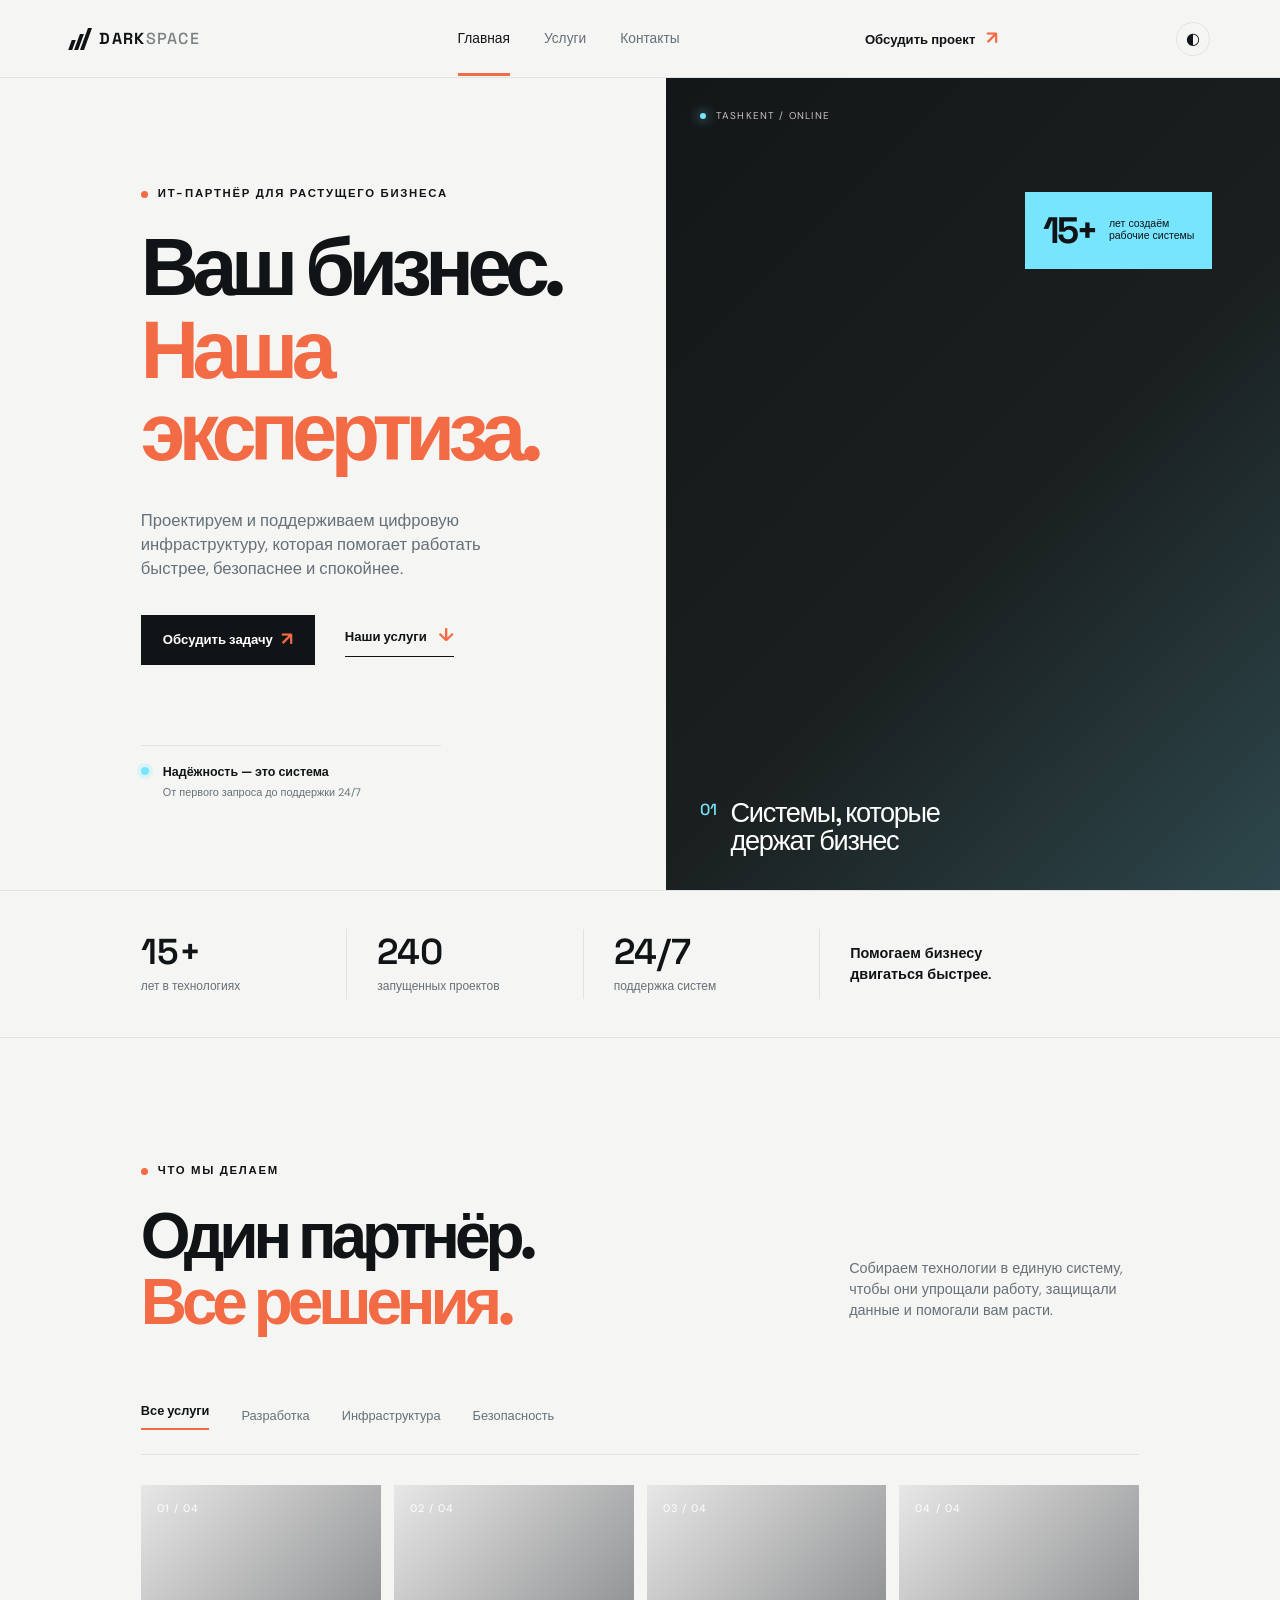
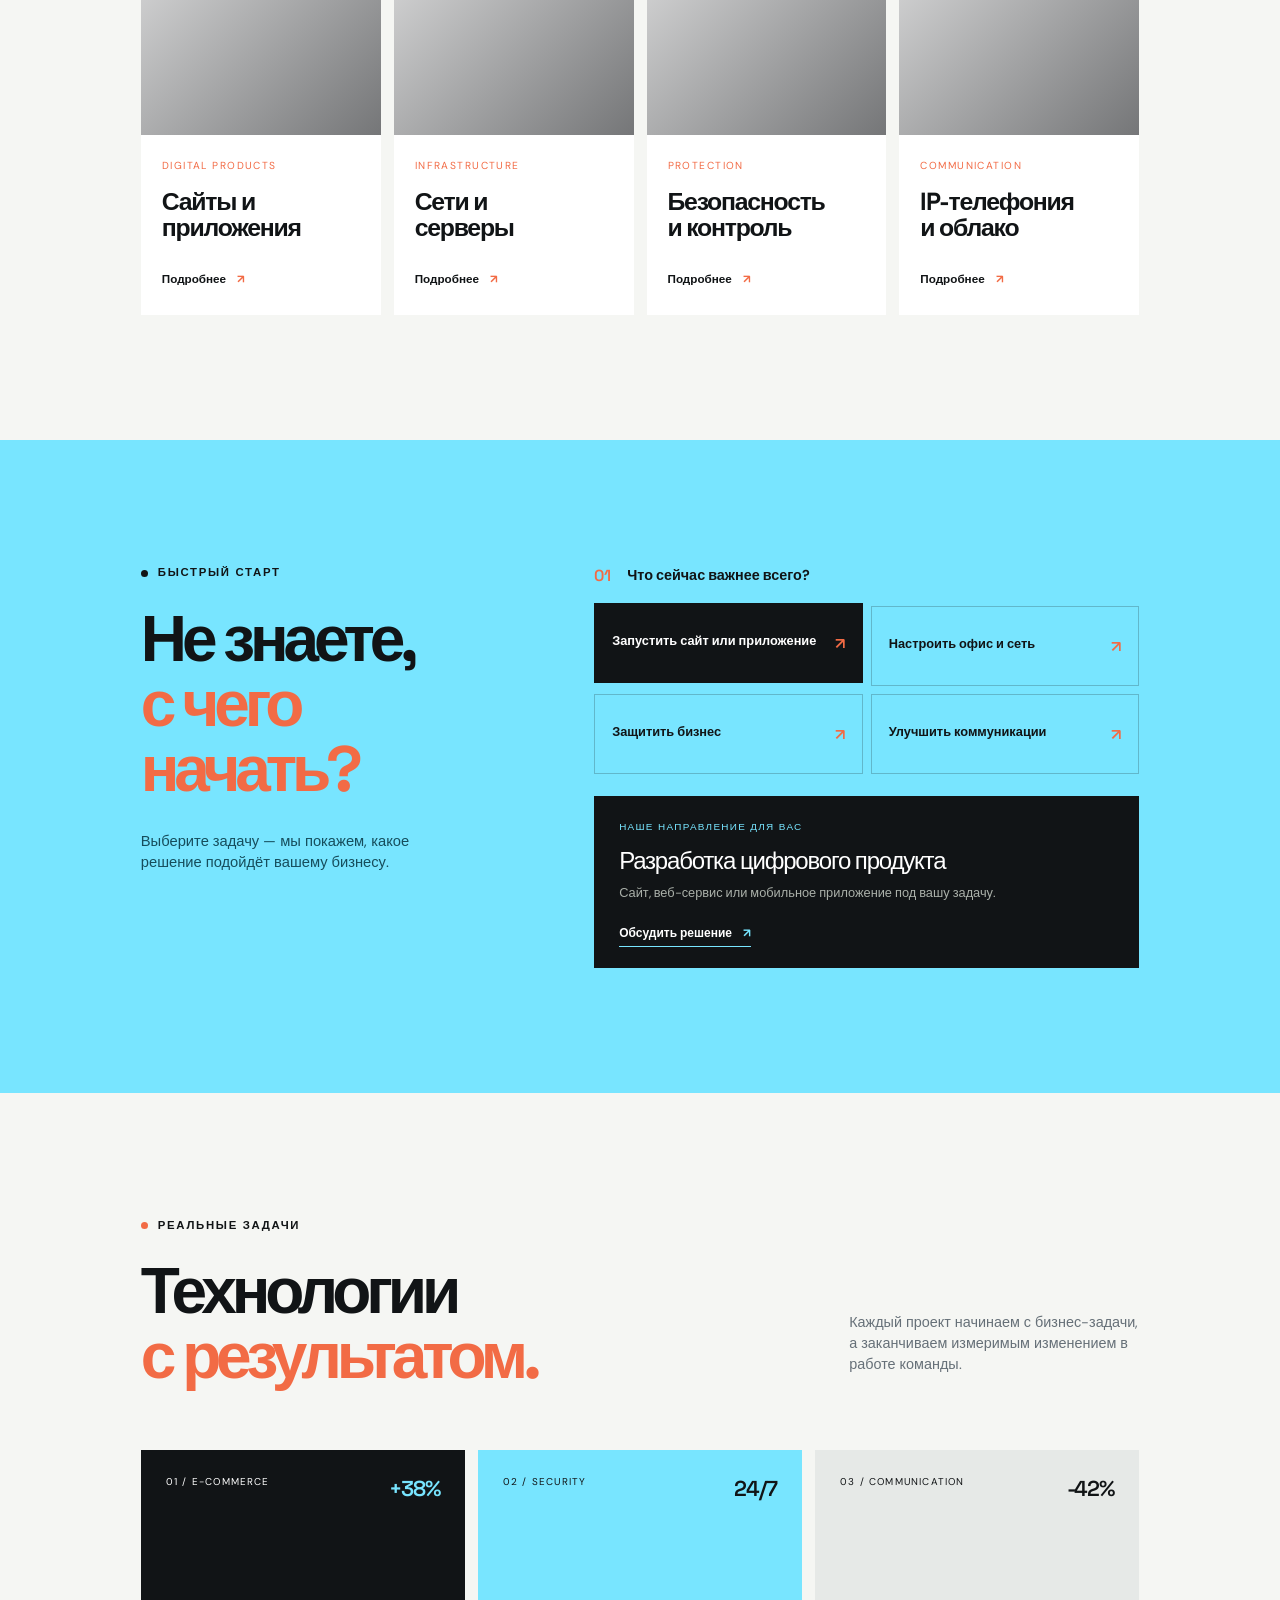
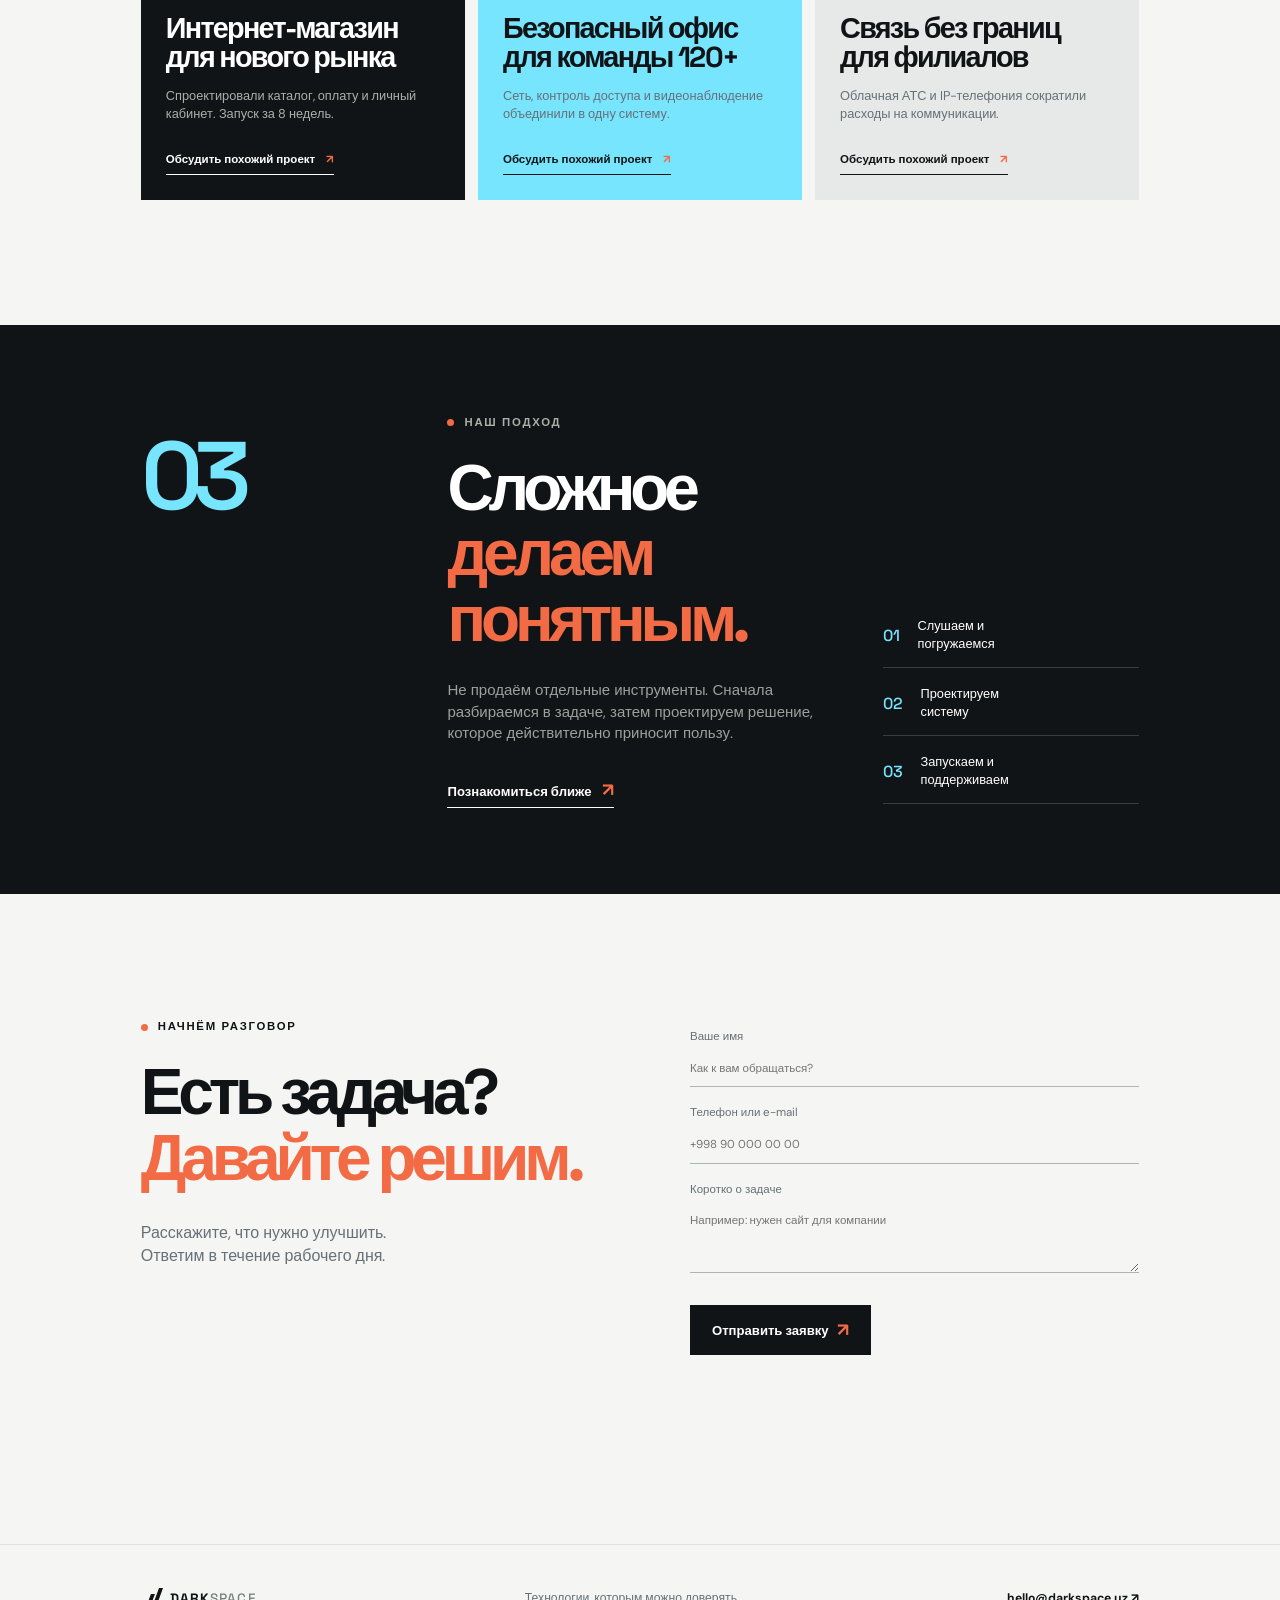
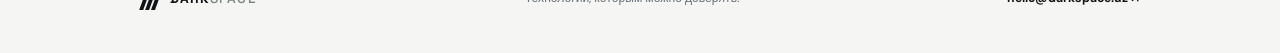
<file: index.html>
<!DOCTYPE html>
<html lang="ru">
  <head>
    <meta charset="UTF-8" />
    <meta name="viewport" content="width=device-width, initial-scale=1.0" />
    <meta name="description" content="Darkspace — цифровая инфраструктура, безопасность и разработка для бизнеса." />
    <title>Darkspace — технологии для бизнеса</title>
    <link rel="preconnect" href="https://fonts.googleapis.com" />
    <link rel="preconnect" href="https://fonts.gstatic.com" crossorigin />
    <link href="https://fonts.googleapis.com/css2?family=DM+Sans:wght@400;500;600;700&family=Space+Grotesk:wght@500;600;700&display=swap" rel="stylesheet" />
    <link rel="stylesheet" href="styles.css" />
    <style>
      @media (max-width: 650px) {
        .main-nav.open { display: flex; position: absolute; top: 66px; left: 0; right: 0; margin: 0; padding: 16px 24px; background: var(--paper); border-bottom: 1px solid var(--line); flex-direction: column; gap: 0; }
        .main-nav.open a { padding: 12px 0; }
        .main-nav.open a.active::after { display: none; }
      }
    </style>
  </head>
  <body>
    <header class="site-header">
      <a class="brand" href="#top" aria-label="Darkspace — на главную">
        <span class="brand-mark"><i></i><i></i><i></i></span>
        <span>DARK<span>SPACE</span></span>
      </a>
      <nav class="main-nav" aria-label="Основная навигация">
        <a class="active" href="index.html">Главная</a>
        <a href="services.html">Услуги</a>
        <a href="contacts.html">Контакты</a>
      </nav>
      <a class="header-link" href="contacts.html">Обсудить проект <span>↗</span></a>
      <button class="theme-toggle" type="button" aria-label="Включить чёрную тему" aria-pressed="false">◐</button>
      <button class="menu-toggle" aria-label="Открыть меню" aria-expanded="false"><span></span><span></span></button>
    </header>

    <main id="top">
      <section class="hero">
        <div class="hero-copy">
          <p class="kicker"><span></span> ИТ-партнёр для растущего бизнеса</p>
          <h1>Ваш бизнес.<br /><em>Наша экспертиза.</em></h1>
          <p class="hero-text">Проектируем и поддерживаем цифровую инфраструктуру, которая помогает работать быстрее, безопаснее и спокойнее.</p>
          <div class="hero-actions">
            <a class="button button-primary" href="#contacts">Обсудить задачу <span>↗</span></a>
            <a class="text-link" href="#services">Наши услуги <span>↓</span></a>
          </div>
          <div class="hero-proof"><span class="proof-dot"></span><strong>Надёжность — это система</strong><small>От первого запроса до поддержки 24/7</small></div>
        </div>
        <div class="hero-visual" aria-label="Инженер работает с цифровой инфраструктурой">
          <div class="hero-photo"></div>
          <div class="hero-photo-overlay"></div>
          <div class="hero-badge"><strong>15+</strong><span>лет создаём<br />рабочие системы</span></div>
          <div class="hero-location"><span class="status-dot"></span> TASHKENT / ONLINE</div>
          <div class="hero-caption"><span>01</span><b>Системы, которые<br />держат бизнес</b></div>
        </div>
      </section>

      <section class="trust-row" aria-label="Преимущества">
        <div><strong>15+</strong><span>лет в технологиях</span></div>
        <div><strong>240</strong><span>запущенных проектов</span></div>
        <div><strong>24/7</strong><span>поддержка систем</span></div>
        <p>Помогаем бизнесу<br />двигаться быстрее.</p>
      </section>

      <section class="services section" id="services">
        <div class="section-heading">
          <div><p class="kicker"><span></span> Что мы делаем</p><h2>Один партнёр.<br /><em>Все решения.</em></h2></div>
          <p>Собираем технологии в единую систему, чтобы они упрощали работу, защищали данные и помогали вам расти.</p>
        </div>
        <div class="filter-bar" role="tablist" aria-label="Фильтр услуг">
          <button class="filter active" data-filter="all" role="tab">Все услуги</button>
          <button class="filter" data-filter="software" role="tab">Разработка</button>
          <button class="filter" data-filter="infrastructure" role="tab">Инфраструктура</button>
          <button class="filter" data-filter="security" role="tab">Безопасность</button>
        </div>
        <div class="service-grid">
          <article class="service-card featured" data-category="software">
            <div class="card-image image-web"><span>01 / 04</span></div>
            <div class="card-content"><p class="card-label">Digital products</p><h3>Сайты и<br />приложения</h3><a href="#contacts" aria-label="Подробнее о разработке сайтов и приложений">Подробнее <span>↗</span></a></div>
          </article>
          <article class="service-card" data-category="infrastructure">
            <div class="card-image image-network"><span>02 / 04</span></div>
            <div class="card-content"><p class="card-label">Infrastructure</p><h3>Сети и<br />серверы</h3><a href="#contacts" aria-label="Подробнее о сетях и серверах">Подробнее <span>↗</span></a></div>
          </article>
          <article class="service-card" data-category="security">
            <div class="card-image image-security"><span>03 / 04</span></div>
            <div class="card-content"><p class="card-label">Protection</p><h3>Безопасность<br />и контроль</h3><a href="#contacts" aria-label="Подробнее о безопасности и контроле">Подробнее <span>↗</span></a></div>
          </article>
          <article class="service-card" data-category="infrastructure">
            <div class="card-image image-telephony"><span>04 / 04</span></div>
            <div class="card-content"><p class="card-label">Communication</p><h3>IP-телефония<br />и облако</h3><a href="#contacts" aria-label="Подробнее о телефонии и облаке">Подробнее <span>↗</span></a></div>
          </article>
        </div>
      </section>

      <section class="navigator section" id="navigator">
        <div class="navigator-intro">
          <p class="kicker"><span></span> Быстрый старт</p>
          <h2>Не знаете,<br /><em>с чего начать?</em></h2>
          <p>Выберите задачу — мы покажем, какое решение подойдёт вашему бизнесу.</p>
        </div>
        <div class="navigator-tool">
          <div class="navigator-step"><span>01</span><b>Что сейчас важнее всего?</b></div>
          <div class="choice-grid" role="group" aria-label="Выберите задачу">
            <button class="choice active" data-result="Разработка цифрового продукта" data-copy="Сайт, веб-сервис или мобильное приложение под вашу задачу.">Запустить сайт или приложение <span>↗</span></button>
            <button class="choice" data-result="ИТ-инфраструктура" data-copy="Сеть, серверы и рабочие места, которые не тормозят рост команды.">Настроить офис и сеть <span>↗</span></button>
            <button class="choice" data-result="Комплексная безопасность" data-copy="Видеонаблюдение, контроль доступа и защита данных в одной системе.">Защитить бизнес <span>↗</span></button>
            <button class="choice" data-result="Связь и автоматизация" data-copy="IP-телефония, облачные АТС и инструменты для команды.">Улучшить коммуникации <span>↗</span></button>
          </div>
          <div class="navigator-result"><span class="result-label">Наше направление для вас</span><strong id="resultTitle">Разработка цифрового продукта</strong><p id="resultCopy">Сайт, веб-сервис или мобильное приложение под вашу задачу.</p><a href="#contacts">Обсудить решение <span>↗</span></a></div>
        </div>
      </section>

      <section class="cases section" id="cases">
        <div class="section-heading"><div><p class="kicker"><span></span> Реальные задачи</p><h2>Технологии<br /><em>с результатом.</em></h2></div><p>Каждый проект начинаем с бизнес-задачи, а заканчиваем измеримым изменением в работе команды.</p></div>
        <div class="case-grid">
          <article class="case-card case-dark"><div class="case-top"><span>01 / E-COMMERCE</span><b>+38%</b></div><h3>Интернет-магазин<br />для нового рынка</h3><p>Спроектировали каталог, оплату и личный кабинет. Запуск за 8 недель.</p><a href="contacts.html">Обсудить похожий проект <span>↗</span></a></article>
          <article class="case-card case-blue"><div class="case-top"><span>02 / SECURITY</span><b>24/7</b></div><h3>Безопасный офис<br />для команды 120+</h3><p>Сеть, контроль доступа и видеонаблюдение объединили в одну систему.</p><a href="contacts.html">Обсудить похожий проект <span>↗</span></a></article>
          <article class="case-card case-light"><div class="case-top"><span>03 / COMMUNICATION</span><b>-42%</b></div><h3>Связь без границ<br />для филиалов</h3><p>Облачная АТС и IP-телефония сократили расходы на коммуникации.</p><a href="contacts.html">Обсудить похожий проект <span>↗</span></a></article>
        </div>
      </section>

      <section class="approach section" id="approach">
        <div class="approach-number">03</div>
        <div class="approach-copy"><p class="kicker"><span></span> Наш подход</p><h2>Сложное<br /><em>делаем понятным.</em></h2><p>Не продаём отдельные инструменты. Сначала разбираемся в задаче, затем проектируем решение, которое действительно приносит пользу.</p><a class="text-link" href="#contacts">Познакомиться ближе <span>↗</span></a></div>
        <div class="approach-points"><div><b>01</b><span>Слушаем и<br />погружаемся</span></div><div><b>02</b><span>Проектируем<br />систему</span></div><div><b>03</b><span>Запускаем и<br />поддерживаем</span></div></div>
      </section>

      <section class="contact-section section" id="contacts">
        <div><p class="kicker"><span></span> Начнём разговор</p><h2>Есть задача?<br /><em>Давайте решим.</em></h2><p class="contact-text">Расскажите, что нужно улучшить. Ответим в течение рабочего дня.</p></div>
        <form class="contact-form" id="contactForm"><label>Ваше имя<input type="text" name="name" placeholder="Как к вам обращаться?" required /></label><label>Телефон или e-mail<input type="text" name="contact" placeholder="+998 90 000 00 00" required /></label><label>Коротко о задаче<textarea name="message" rows="3" placeholder="Например: нужен сайт для компании"></textarea></label><button class="button button-primary" type="submit">Отправить заявку <span>↗</span></button><p class="form-status" id="formStatus" role="status"></p></form>
      </section>
    </main>

    <footer class="site-footer"><a class="brand" href="#top"><span class="brand-mark"><i></i><i></i><i></i></span><span>DARK<span>SPACE</span></span></a><p>Технологии, которым можно доверять.</p><a href="mailto:hello@darkspace.uz">hello@darkspace.uz ↗</a></footer>
    <script src="script.js"></script>
  </body>
</html>
</file>
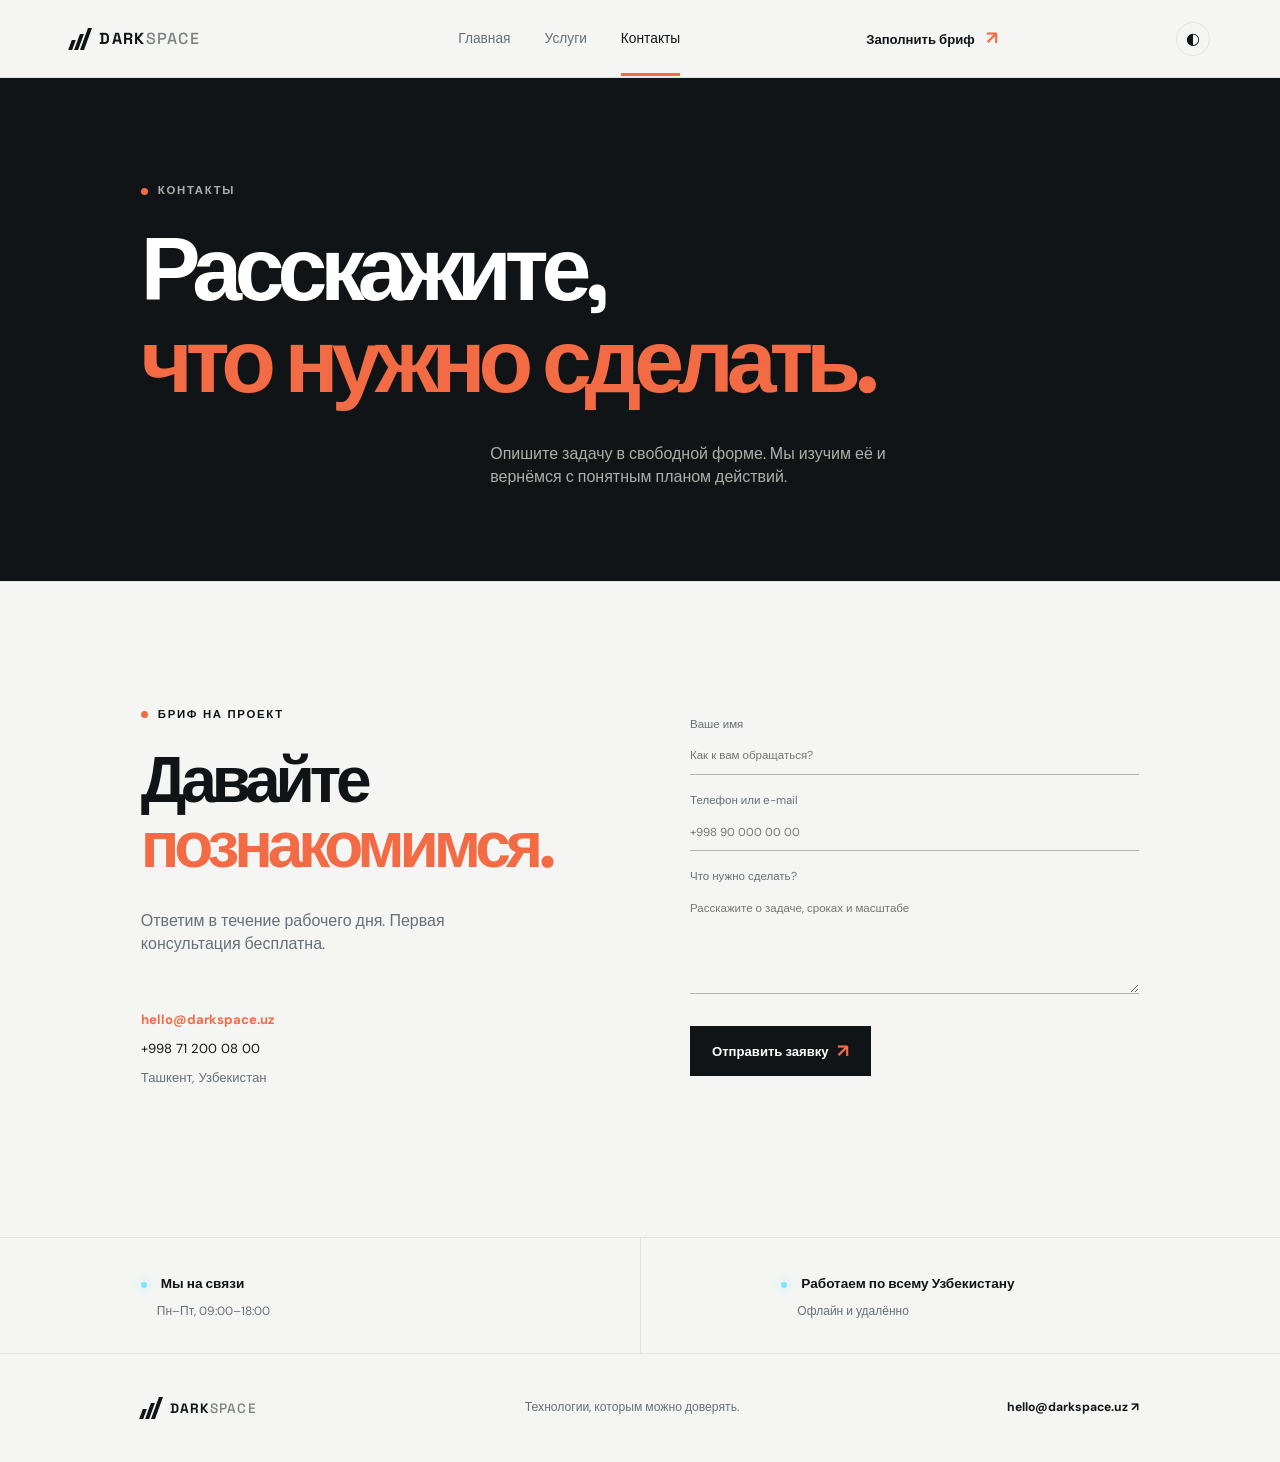
<file: contacts.html>
<!DOCTYPE html>
<html lang="ru">
  <head>
    <meta charset="UTF-8" />
    <meta name="viewport" content="width=device-width, initial-scale=1.0" />
    <meta name="description" content="Свяжитесь с Darkspace и обсудите задачу для вашего бизнеса." />
    <title>Контакты — Darkspace</title>
    <link rel="preconnect" href="https://fonts.googleapis.com" />
    <link rel="preconnect" href="https://fonts.gstatic.com" crossorigin />
    <link href="https://fonts.googleapis.com/css2?family=DM+Sans:wght@400;500;600;700&family=Space+Grotesk:wght@500;600;700&display=swap" rel="stylesheet" />
    <link rel="stylesheet" href="styles.css" />
  </head>
  <body>
    <header class="site-header">
      <a class="brand" href="index.html" aria-label="Darkspace — на главную"><span class="brand-mark"><i></i><i></i><i></i></span><span>DARK<span>SPACE</span></span></a>
      <nav class="main-nav" aria-label="Основная навигация"><a href="index.html">Главная</a><a href="services.html">Услуги</a><a class="active" href="contacts.html">Контакты</a></nav>
      <a class="header-link" href="#brief">Заполнить бриф <span>↗</span></a>
      <button class="theme-toggle" type="button" aria-label="Включить чёрную тему" aria-pressed="false">◐</button>
      <button class="menu-toggle" aria-label="Открыть меню" aria-expanded="false"><span></span><span></span></button>
    </header>
    <main>
      <section class="page-hero contact-hero"><p class="kicker"><span></span> Контакты</p><h1>Расскажите,<br /><em>что нужно сделать.</em></h1><p>Опишите задачу в свободной форме. Мы изучим её и вернёмся с понятным планом действий.</p></section>
      <section class="contact-section section" id="brief">
        <div><p class="kicker"><span></span> Бриф на проект</p><h2>Давайте<br /><em>познакомимся.</em></h2><p class="contact-text">Ответим в течение рабочего дня. Первая консультация бесплатна.</p><div class="contact-details"><a href="mailto:hello@darkspace.uz">hello@darkspace.uz</a><a href="tel:+998712000800">+998 71 200 08 00</a><span>Ташкент, Узбекистан</span></div></div>
        <form class="contact-form" id="contactForm"><label>Ваше имя<input type="text" name="name" placeholder="Как к вам обращаться?" required /></label><label>Телефон или e-mail<input type="text" name="contact" placeholder="+998 90 000 00 00" required /></label><label>Что нужно сделать?<textarea name="message" rows="5" placeholder="Расскажите о задаче, сроках и масштабе"></textarea></label><button class="button button-primary" type="submit">Отправить заявку <span>↗</span></button><p class="form-status" id="formStatus" role="status"></p></form>
      </section>
      <section class="contact-band"><div><span class="status-dot"></span><strong>Мы на связи</strong><p>Пн–Пт, 09:00–18:00</p></div><div><span class="status-dot"></span><strong>Работаем по всему Узбекистану</strong><p>Офлайн и удалённо</p></div></section>
    </main>
    <footer class="site-footer"><a class="brand" href="index.html"><span class="brand-mark"><i></i><i></i><i></i></span><span>DARK<span>SPACE</span></span></a><p>Технологии, которым можно доверять.</p><a href="mailto:hello@darkspace.uz">hello@darkspace.uz ↗</a></footer>
    <script src="script.js"></script>
  </body>
</html>
</file>
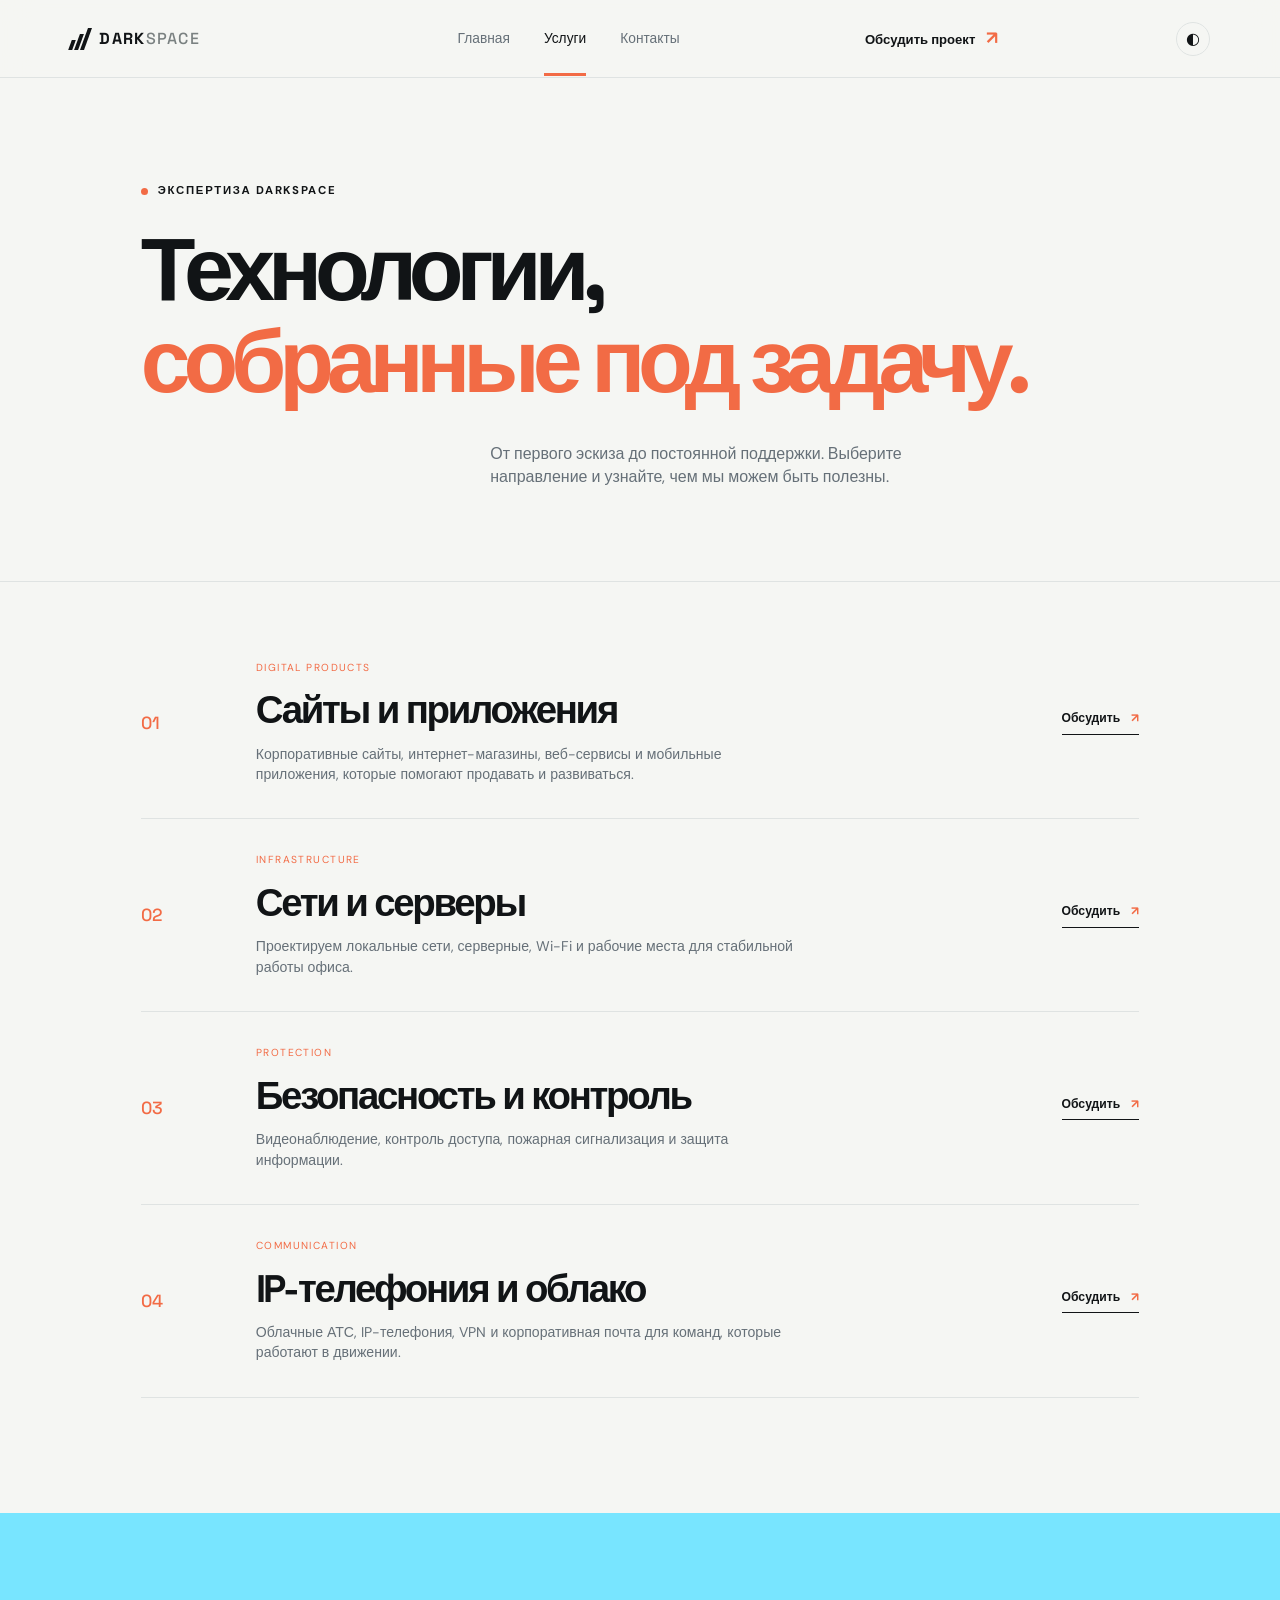
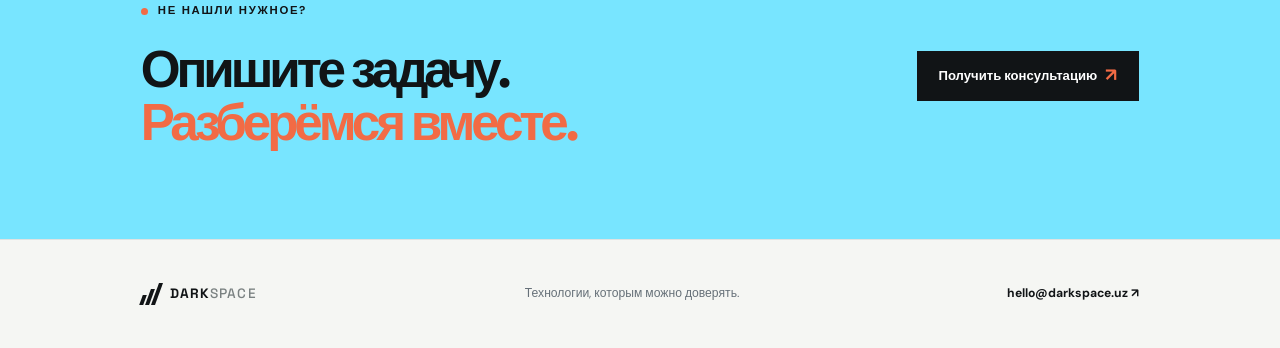
<file: services.html>
<!DOCTYPE html>
<html lang="ru">
  <head>
    <meta charset="UTF-8" />
    <meta name="viewport" content="width=device-width, initial-scale=1.0" />
    <meta name="description" content="Услуги Darkspace: разработка, инфраструктура, безопасность и коммуникации." />
    <title>Услуги — Darkspace</title>
    <link rel="preconnect" href="https://fonts.googleapis.com" />
    <link rel="preconnect" href="https://fonts.gstatic.com" crossorigin />
    <link href="https://fonts.googleapis.com/css2?family=DM+Sans:wght@400;500;600;700&family=Space+Grotesk:wght@500;600;700&display=swap" rel="stylesheet" />
    <link rel="stylesheet" href="styles.css" />
  </head>
  <body>
    <header class="site-header">
      <a class="brand" href="index.html" aria-label="Darkspace — на главную"><span class="brand-mark"><i></i><i></i><i></i></span><span>DARK<span>SPACE</span></span></a>
      <nav class="main-nav" aria-label="Основная навигация"><a href="index.html">Главная</a><a class="active" href="services.html">Услуги</a><a href="contacts.html">Контакты</a></nav>
      <a class="header-link" href="contacts.html">Обсудить проект <span>↗</span></a>
      <button class="theme-toggle" type="button" aria-label="Включить чёрную тему" aria-pressed="false">◐</button>
      <button class="menu-toggle" aria-label="Открыть меню" aria-expanded="false"><span></span><span></span></button>
    </header>
    <main>
      <section class="page-hero"><p class="kicker"><span></span> Экспертиза Darkspace</p><h1>Технологии,<br /><em>собранные под задачу.</em></h1><p>От первого эскиза до постоянной поддержки. Выберите направление и узнайте, чем мы можем быть полезны.</p></section>
      <section class="service-list section">
        <article class="service-row"><span class="service-index">01</span><div><p class="card-label">Digital products</p><h2>Сайты и приложения</h2><p>Корпоративные сайты, интернет-магазины, веб-сервисы и мобильные приложения, которые помогают продавать и развиваться.</p></div><a href="contacts.html">Обсудить <span>↗</span></a></article>
        <article class="service-row"><span class="service-index">02</span><div><p class="card-label">Infrastructure</p><h2>Сети и серверы</h2><p>Проектируем локальные сети, серверные, Wi-Fi и рабочие места для стабильной работы офиса.</p></div><a href="contacts.html">Обсудить <span>↗</span></a></article>
        <article class="service-row"><span class="service-index">03</span><div><p class="card-label">Protection</p><h2>Безопасность и контроль</h2><p>Видеонаблюдение, контроль доступа, пожарная сигнализация и защита информации.</p></div><a href="contacts.html">Обсудить <span>↗</span></a></article>
        <article class="service-row"><span class="service-index">04</span><div><p class="card-label">Communication</p><h2>IP-телефония и облако</h2><p>Облачные АТС, IP-телефония, VPN и корпоративная почта для команд, которые работают в движении.</p></div><a href="contacts.html">Обсудить <span>↗</span></a></article>
      </section>
      <section class="service-cta"><div><p class="kicker"><span></span> Не нашли нужное?</p><h2>Опишите задачу.<br /><em>Разберёмся вместе.</em></h2></div><a class="button button-primary" href="contacts.html">Получить консультацию <span>↗</span></a></section>
    </main>
    <footer class="site-footer"><a class="brand" href="index.html"><span class="brand-mark"><i></i><i></i><i></i></span><span>DARK<span>SPACE</span></span></a><p>Технологии, которым можно доверять.</p><a href="mailto:hello@darkspace.uz">hello@darkspace.uz ↗</a></footer>
    <script src="script.js"></script>
  </body>
</html>
</file>
<file: styles.css>
:root {
  --ink: #111416;
  --muted: #667078;
  --line: #dfe3e2;
  --paper: #f5f6f3;
  --cyan: #78e5ff;
  --orange: #f26b45;
  --white: #fff;
  --sans: 'DM Sans', sans-serif;
  --display: 'Space Grotesk', sans-serif;
}

* { box-sizing: border-box; }
html { scroll-behavior: smooth; }
body { margin: 0; background: var(--paper); color: var(--ink); font-family: var(--sans); line-height: 1.45; }
a { color: inherit; text-decoration: none; }
button, input, textarea { font: inherit; }
[data-theme="dark"] { --ink: #f5f6f3; --muted: #a8b0ae; --line: #303534; --paper: #0d1010; --white: #151919; }
body[data-theme="dark"] { background: var(--paper); }
.theme-toggle { width: 34px; height: 34px; margin-left: 22px; flex: 0 0 auto; border: 1px solid var(--line); border-radius: 50%; background: transparent; color: var(--ink); cursor: pointer; font-size: 1rem; transition: background .2s, color .2s, transform .2s; }
.theme-toggle:hover { transform: rotate(20deg); background: var(--ink); color: var(--paper); }

.site-header { position: sticky; top: 0; z-index: 10; height: 78px; padding: 0 5.5vw; display: flex; align-items: center; justify-content: space-between; border-bottom: 1px solid var(--line); background: rgba(245,246,243,.93); backdrop-filter: blur(16px); }
[data-theme="dark"] .site-header { background: rgba(13,16,16,.93); }
.brand { display: flex; align-items: center; gap: 11px; font: 700 1rem var(--display); letter-spacing: .08em; }
.brand > span:last-child > span { color: #7a8181; font-weight: 500; }
.brand-mark { display: flex; gap: 3px; align-items: flex-end; height: 22px; }
.brand-mark i { display: block; width: 4px; background: var(--ink); transform: skew(-20deg); }
.brand-mark i:nth-child(1) { height: 10px; }
.brand-mark i:nth-child(2) { height: 16px; }
.brand-mark i:nth-child(3) { height: 22px; }
.main-nav { display: flex; gap: 34px; margin-left: 8vw; color: var(--muted); font-size: .86rem; }
.main-nav a { position: relative; padding: 28px 0; }
.main-nav a:hover, .main-nav a.active { color: var(--ink); }
.main-nav a.active::after { content: ''; position: absolute; left: 0; right: 0; bottom: 0; height: 3px; background: var(--orange); }
.header-link { margin-left: 30px; white-space: nowrap; font-size: .82rem; font-weight: 700; }
.header-link span, .text-link span, .button span { color: var(--orange); font-size: 1.15rem; margin-left: 8px; }
.menu-toggle { display: none; border: 0; background: none; }

.hero { display: grid; grid-template-columns: 1.04fr .96fr; min-height: 650px; border-bottom: 1px solid var(--line); }
.hero-copy { padding: 108px 7vw 90px 11vw; }
.kicker { display: flex; align-items: center; gap: 10px; margin: 0 0 25px; font-size: .71rem; font-weight: 700; letter-spacing: .15em; text-transform: uppercase; }
.kicker span { width: 7px; height: 7px; display: inline-block; border-radius: 50%; background: var(--orange); }
h1, h2, h3 { margin: 0; font-family: var(--display); line-height: 1.02; }
h1 { max-width: 720px; font-size: clamp(3.4rem, 6.3vw, 6.5rem); letter-spacing: -.08em; }
h1 em, h2 em { color: var(--orange); font-style: normal; }
.hero-text { max-width: 410px; margin: 34px 0; color: var(--muted); font-size: 1.04rem; }
.hero-actions { display: flex; align-items: center; gap: 30px; }
.button { display: inline-flex; align-items: center; justify-content: center; min-height: 50px; padding: 0 22px; border: 0; cursor: pointer; font-size: .82rem; font-weight: 700; transition: transform .2s, background .2s; }
.button:hover { transform: translateY(-3px); }
.button-primary { background: var(--ink); color: var(--white); }
.button-primary:hover { background: var(--orange); }
.text-link { padding-bottom: 7px; border-bottom: 1px solid var(--ink); font-size: .82rem; font-weight: 700; }
.hero-proof { display: grid; grid-template-columns: 12px 1fr; column-gap: 10px; max-width: 300px; margin-top: 80px; padding-top: 17px; border-top: 1px solid var(--line); }
.proof-dot { grid-row: 1 / span 2; width: 8px; height: 8px; margin-top: 4px; border-radius: 50%; background: var(--cyan); box-shadow: 0 0 0 4px rgba(120,229,255,.2); }
.hero-proof strong { font-size: .78rem; }
.hero-proof small { margin-top: 4px; color: var(--muted); font-size: .68rem; }
.hero-visual { position: relative; min-height: 560px; overflow: hidden; background: #1b2020; }
.hero-photo { position: absolute; inset: 0; background: url('https://darkspace.uz/img/set.jpg') center / cover; filter: saturate(.75); transform: scale(1.02); }
.hero-photo-overlay { position: absolute; inset: 0; background: linear-gradient(135deg, rgba(17,20,22,.75), rgba(17,20,22,.1) 55%, rgba(120,229,255,.2)); }
.hero-badge { position: absolute; right: 11%; top: 14%; display: flex; align-items: center; gap: 12px; padding: 15px 18px; background: var(--cyan); }
.hero-badge strong { font: 700 2.3rem var(--display); letter-spacing: -.07em; }
.hero-badge span { font-size: .66rem; line-height: 1.15; }
.hero-location { position: absolute; top: 31px; left: 34px; color: rgba(255,255,255,.75); font-size: .62rem; letter-spacing: .12em; }
.status-dot { display: inline-block; width: 6px; height: 6px; margin-right: 6px; border-radius: 50%; background: var(--cyan); box-shadow: 0 0 12px var(--cyan); }
.hero-caption { position: absolute; bottom: 36px; left: 34px; display: flex; gap: 14px; color: var(--white); }
.hero-caption span { color: var(--cyan); font: 500 1rem var(--display); }
.hero-caption b { font: 500 1.7rem/1.02 var(--display); letter-spacing: -.05em; }

.trust-row { display: grid; grid-template-columns: repeat(3, 1fr) 1.4fr; gap: 30px; padding: 38px 11vw; border-bottom: 1px solid var(--line); }
.trust-row div { display: flex; flex-direction: column; border-right: 1px solid var(--line); }
.trust-row strong { font: 600 2.25rem var(--display); }
.trust-row span, .trust-row p { margin: 3px 0; color: var(--muted); font-size: .75rem; }
.trust-row p { align-self: center; color: var(--ink); font-size: .9rem; font-weight: 600; }

.section { padding: 125px 11vw; }
.section-heading { display: flex; align-items: end; justify-content: space-between; margin-bottom: 60px; }
.section-heading h2, .approach h2, .contact-section h2 { font-size: clamp(2.8rem, 5vw, 5rem); letter-spacing: -.08em; }
.section-heading > p { max-width: 290px; color: var(--muted); font-size: .9rem; }
.filter-bar { display: flex; gap: 12px; margin-bottom: 30px; padding-bottom: 17px; border-bottom: 1px solid var(--line); }
.filter { margin-right: 20px; padding: 7px 0; border: 0; background: transparent; color: var(--muted); cursor: pointer; font-size: .8rem; }
.filter.active, .filter:hover { color: var(--ink); font-weight: 700; }
.filter.active::after { content: ''; display: block; height: 2px; margin-top: 8px; background: var(--orange); }
.service-grid { display: grid; grid-template-columns: repeat(4, 1fr); gap: 13px; }
.service-card { min-width: 0; background: var(--white); transition: transform .3s; }
[data-theme="dark"] .service-card { background: #151919; }
.service-card:hover { transform: translateY(-7px); }
.service-card.hidden { display: none; }
.card-image { position: relative; height: 250px; overflow: hidden; background-position: center; background-size: cover; }
.card-image::after { content: ''; position: absolute; inset: 0; background: linear-gradient(135deg, rgba(17,19,22,.1), rgba(17,19,22,.58)); }
.card-image span { position: absolute; z-index: 1; top: 16px; left: 16px; color: var(--white); font-size: .68rem; letter-spacing: .1em; }
.image-web { background-image: url('https://darkspace.uz/img/web.jpg'); }
.image-network { background-image: url('https://darkspace.uz/img/set.jpg'); }
.image-security { background-image: url('https://darkspace.uz/img/video.jpg'); }
.image-telephony { background-image: url('https://darkspace.uz/img/ip.jpg'); }
.card-content { display: flex; min-height: 180px; padding: 24px 21px 27px; flex-direction: column; }
.card-label { margin: 0 0 15px; color: var(--orange); font-size: .64rem; letter-spacing: .14em; text-transform: uppercase; }
.card-content h3 { font-size: 1.55rem; letter-spacing: -.05em; }
.card-content a { margin-top: auto; font-size: .73rem; font-weight: 700; }
.card-content a span { margin-left: 8px; color: var(--orange); }

.navigator { display: grid; grid-template-columns: .8fr 1.2fr; gap: 90px; background: var(--cyan); }
.navigator-intro h2 { font-size: clamp(2.8rem, 5vw, 5rem); letter-spacing: -.08em; }
.navigator-intro > p:last-child { max-width: 280px; margin-top: 28px; color: #164d5c; font-size: .92rem; }
.navigator .kicker span { background: var(--ink); }
.navigator-tool { align-self: center; }
.navigator-step { display: flex; align-items: center; gap: 16px; margin-bottom: 20px; font-size: .9rem; }
.navigator-step span { color: var(--orange); font: 600 1rem var(--display); }
.choice-grid { display: grid; grid-template-columns: 1fr 1fr; gap: 8px; }
.choice { min-height: 80px; padding: 17px; border: 1px solid rgba(17,20,22,.22); background: transparent; color: var(--ink); cursor: pointer; text-align: left; font-size: .8rem; font-weight: 600; transition: background .2s, color .2s, transform .2s; }
.choice span { float: right; color: var(--orange); font-size: 1rem; }
.choice:hover, .choice.active { transform: translateY(-3px); background: var(--ink); color: var(--white); }
.navigator-result { position: relative; margin-top: 22px; padding: 24px 25px; background: var(--ink); color: var(--white); }
.result-label { display: block; margin-bottom: 10px; color: var(--cyan); font-size: .62rem; letter-spacing: .13em; text-transform: uppercase; }
.navigator-result strong { display: block; font: 500 1.5rem var(--display); letter-spacing: -.05em; }
.navigator-result p { max-width: 400px; margin: 8px 0 18px; color: #aab0a9; font-size: .8rem; }
.navigator-result a { border-bottom: 1px solid var(--cyan); padding-bottom: 5px; color: var(--white); font-size: .75rem; font-weight: 700; }
.navigator-result a span { margin-left: 8px; color: var(--cyan); }
.case-grid { display: grid; grid-template-columns: repeat(3, 1fr); gap: 13px; }
.case-card { min-height: 350px; padding: 25px; display: flex; flex-direction: column; }
.case-dark { background: var(--ink); color: var(--white); }
.case-blue { background: var(--cyan); color: var(--ink); }
.case-light { background: #e6e9e7; color: var(--ink); }
.case-top { display: flex; justify-content: space-between; gap: 10px; font-size: .62rem; letter-spacing: .12em; }
.case-top b { font: 600 1.35rem var(--display); letter-spacing: -.05em; }
.case-dark .case-top b { color: var(--cyan); }
.case-card h3 { margin-top: auto; font-size: 1.8rem; letter-spacing: -.06em; }
.case-card p { max-width: 310px; margin: 14px 0 28px; color: var(--muted); font-size: .8rem; }
.case-dark p { color: #aab0a9; }
.case-card a { align-self: flex-start; border-bottom: 1px solid currentColor; padding-bottom: 5px; font-size: .72rem; font-weight: 700; }
.case-card a span { margin-left: 8px; color: var(--orange); }

.approach { display: grid; grid-template-columns: 1fr 1.5fr 1fr; gap: 50px; padding-top: 90px; padding-bottom: 90px; background: var(--ink); color: var(--white); }
.approach .kicker { color: #aab0a9; }
.approach-number { color: var(--cyan); font: 600 6rem var(--display); letter-spacing: -.1em; }
.approach-copy h2 { margin-bottom: 28px; }
.approach-copy > p:not(.kicker) { max-width: 390px; margin-bottom: 32px; color: #9ca19d; font-size: .94rem; }
.approach .text-link { border-color: var(--white); }
.approach-points { align-self: end; display: flex; flex-direction: column; gap: 17px; }
.approach-points div { display: flex; align-items: center; gap: 18px; padding-bottom: 13px; border-bottom: 1px solid #383c3c; }
.approach-points b { color: var(--cyan); font: 500 1rem var(--display); }
.approach-points span { font-size: .8rem; }

.contact-section { display: grid; grid-template-columns: 1fr 1fr; gap: 100px; }
.contact-text { max-width: 310px; margin-top: 30px; color: var(--muted); }
.contact-form { display: flex; flex-direction: column; gap: 18px; padding-top: 10px; }
.contact-form label { display: flex; flex-direction: column; gap: 6px; color: var(--muted); font-size: .72rem; }
.contact-form input, .contact-form textarea { padding: 9px 0; border: 0; border-bottom: 1px solid #afb4b4; outline: 0; background: transparent; color: var(--ink); resize: vertical; }
.contact-form input:focus, .contact-form textarea:focus { border-color: var(--orange); }
.contact-form .button { align-self: flex-start; margin-top: 14px; }
.form-status { min-height: 18px; margin: 0; color: var(--orange); font-size: .75rem; }
.site-footer { display: flex; align-items: center; justify-content: space-between; gap: 20px; padding: 33px 11vw; border-top: 1px solid var(--line); font-size: .76rem; }
.site-footer p { color: var(--muted); }
.site-footer > a:last-child { font-weight: 700; }
.site-footer .brand { font-size: .85rem; }

.page-hero { padding: 105px 11vw 92px; border-bottom: 1px solid var(--line); }
.page-hero h1 { max-width: 900px; font-size: clamp(3.5rem, 7vw, 7rem); }
.page-hero > p:last-child { max-width: 430px; margin: 35px 0 0 35%; color: var(--muted); font-size: 1rem; }
.service-list { padding-top: 45px; padding-bottom: 115px; }
.service-row { display: grid; grid-template-columns: 80px 1fr 130px; gap: 35px; align-items: center; padding: 34px 0; border-bottom: 1px solid var(--line); }
.service-index { color: var(--orange); font: 500 1.1rem var(--display); }
.service-row h2 { font-size: clamp(1.7rem, 3vw, 2.6rem); letter-spacing: -.06em; }
.service-row p:not(.card-label) { max-width: 540px; margin: 14px 0 0; color: var(--muted); font-size: .88rem; }
.service-row > a { justify-self: end; border-bottom: 1px solid var(--ink); padding-bottom: 6px; font-size: .76rem; font-weight: 700; }
.service-row > a span { margin-left: 8px; color: var(--orange); }
.service-cta { display: flex; align-items: center; justify-content: space-between; gap: 30px; padding: 90px 11vw; background: var(--cyan); }
.service-cta h2 { font-size: clamp(2.5rem, 4vw, 4rem); letter-spacing: -.08em; }
.contact-hero { background: var(--ink); color: var(--white); }
.contact-hero > p:last-child { color: #aab0a9; }
.contact-hero .kicker { color: #aab0a9; }
.contact-section { min-height: 650px; }
.contact-details { display: flex; flex-direction: column; gap: 10px; margin-top: 55px; font-size: .82rem; }
.contact-details a:first-child { color: var(--orange); font-weight: 700; }
.contact-details span { color: var(--muted); }
.contact-band { display: grid; grid-template-columns: 1fr 1fr; gap: 1px; background: var(--line); border-top: 1px solid var(--line); }
.contact-band > div { padding: 33px 11vw; background: var(--paper); }
.contact-band strong { margin-left: 8px; font-size: .85rem; }
.contact-band p { margin: 8px 0 0 16px; color: var(--muted); font-size: .75rem; }

@media (max-width: 900px) {
  .site-header { padding: 0 24px; }
  .main-nav, .header-link { display: none; }
  .menu-toggle { display: flex; flex-direction: column; gap: 5px; }
  .menu-toggle span { width: 23px; height: 2px; background: var(--ink); }
  .main-nav.open { position: absolute; top: 78px; left: 0; right: 0; display: flex; flex-direction: column; gap: 0; margin: 0; padding: 16px 24px; border-bottom: 1px solid var(--line); background: var(--paper); }
  .main-nav.open a { padding: 12px 0; }
  .main-nav.open a.active::after { display: none; }
  .main-nav { margin-left: 0; }
  .hero-copy, .section, .site-footer, .trust-row, .approach { padding-left: 7vw; padding-right: 7vw; }
  .service-grid { grid-template-columns: repeat(2, 1fr); }
  .card-image { height: 220px; }
  .case-grid { grid-template-columns: 1fr; }
  .page-hero, .service-cta, .contact-band > div { padding-left: 7vw; padding-right: 7vw; }
}

@media (max-width: 650px) {
  .site-header { height: 66px; padding: 0 20px; }
  .main-nav, .header-link { display: none; }
  .main-nav.open { position: absolute; top: 66px; left: 0; right: 0; display: flex; flex-direction: column; gap: 0; margin: 0; padding: 16px 24px; border-bottom: 1px solid var(--line); background: var(--paper); }
  .main-nav.open a { padding: 12px 0; }
  .main-nav.open a.active::after { display: none; }
  .menu-toggle { display: flex; flex-direction: column; gap: 5px; }
  .menu-toggle span { width: 23px; height: 2px; background: var(--ink); }
  .hero { display: block; }
  .hero-copy { padding: 70px 24px 54px; }
  .hero-text { font-size: .96rem; }
  .hero-actions { flex-wrap: wrap; gap: 20px; }
  .hero-proof { margin-top: 55px; }
  .hero-visual { min-height: 470px; }
  .hero-caption { left: 24px; bottom: 27px; }
  .hero-caption b { font-size: 1.35rem; }
  .hero-badge { right: 7%; top: 13%; }
  .hero-location { left: 24px; }
  .trust-row { grid-template-columns: repeat(3, 1fr); gap: 12px; padding: 28px 24px; }
  .trust-row div { border: 0; }
  .trust-row strong { font-size: 1.6rem; }
  .trust-row span { font-size: .62rem; }
  .trust-row p { display: none; }
  .section { padding: 78px 24px; }
  .section-heading { display: block; margin-bottom: 42px; }
  .section-heading > p { margin-top: 25px; }
  .filter-bar { overflow-x: auto; white-space: nowrap; }
  .service-grid { grid-template-columns: 1fr; }
  .card-image { height: 220px; }
  .page-hero { padding: 70px 24px 58px; }
  .page-hero > p:last-child { margin-left: 0; }
  .service-row { grid-template-columns: 35px 1fr; gap: 16px; padding: 30px 0; }
  .service-row > a { grid-column: 2; justify-self: start; }
  .service-cta { display: block; padding: 65px 24px; }
  .service-cta .button { margin-top: 30px; }
  .contact-band { display: block; }
  .contact-band > div { padding: 25px 24px; }
  .navigator { display: block; }
  .navigator-tool { margin-top: 45px; }
  .choice-grid { grid-template-columns: 1fr; }
  .approach { display: block; padding: 70px 24px; }
  .approach-number { margin-bottom: 40px; }
  .approach-points { margin-top: 55px; }
  .contact-section { display: block; }
  .contact-form { margin-top: 50px; }
  .site-footer { flex-wrap: wrap; padding: 28px 24px; }
  .site-footer p { order: 3; width: 100%; margin: 0; }
}
</file>
